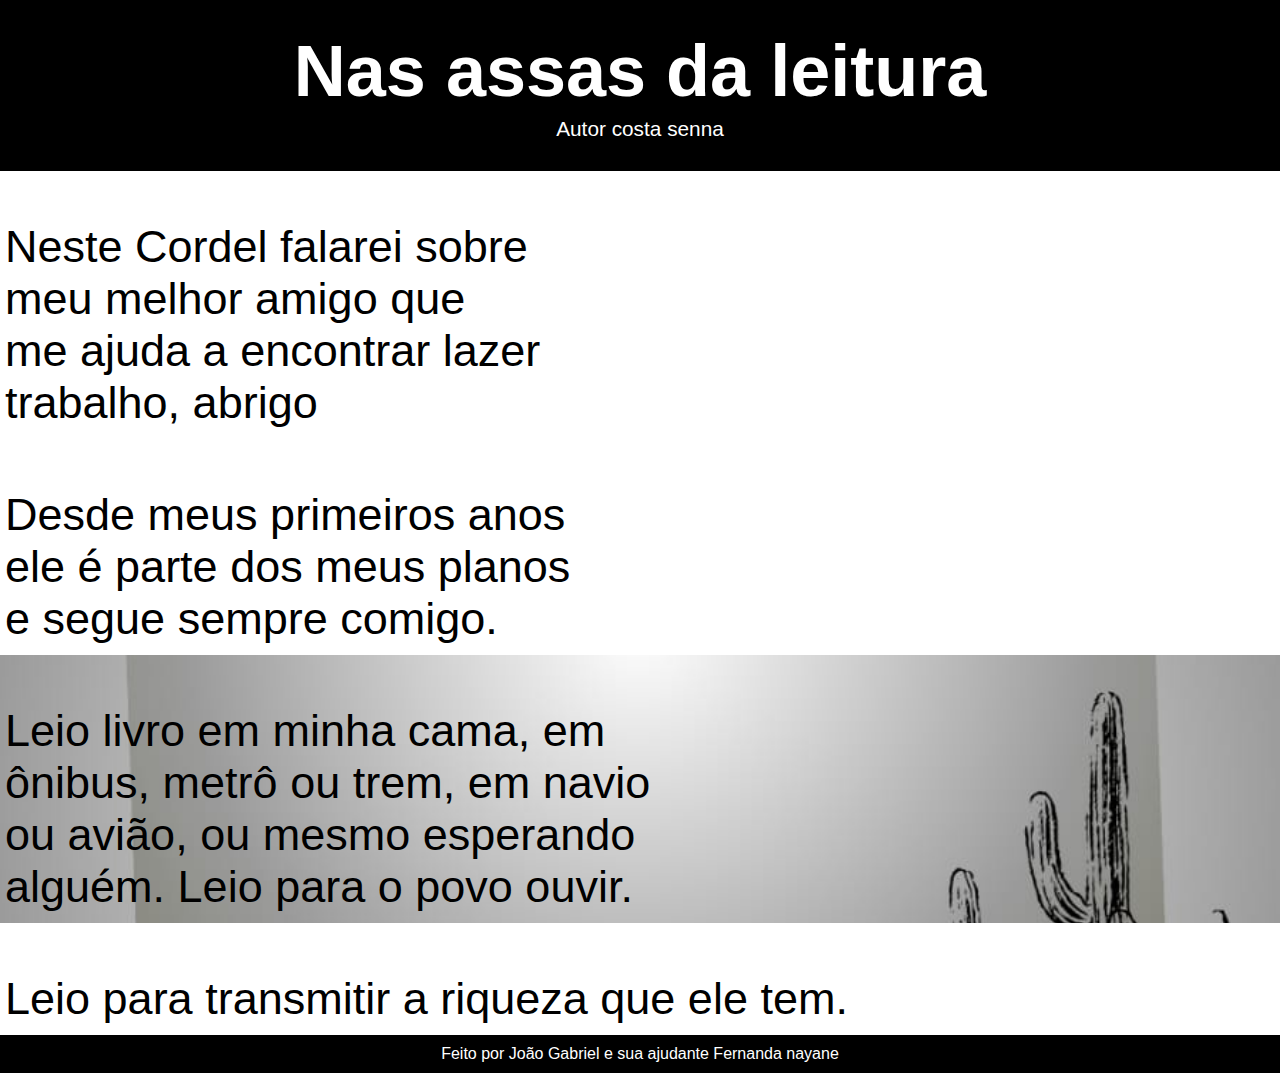
<file: desafio-teste/index.html>
<!DOCTYPE html>
<html lang="pt-br">
<head>
    <meta charset="UTF-8">
    <meta name="viewport" content="width=device-width, initial-scale=1.0">
    <title>Nas assas da leitura</title>
    <link rel="stylesheet" href="style.css">
</head>
<body>
    <header>
        <h1>Nas assas da leitura</h1>

       <nav>
           <p>Autor costa senna</p>
       </nav>
    </header>
    <main>
     <article>
        <p>
            Neste Cordel falarei sobre <br> meu melhor amigo que <br> me ajuda a encontrar lazer <br> trabalho, abrigo
        </p>

        <p>
            Desde meus primeiros anos <br> ele é parte dos meus planos  <br>e segue sempre comigo.
        </p> 
        <p id="img">
            Leio livro em minha cama, em <br> ônibus, metrô ou trem,  em navio <br> ou avião, ou mesmo esperando <br> alguém.  Leio para o povo ouvir.
        </p>
        <p>
            Leio para transmitir a riqueza que ele tem.
        </p>
     </article>
    </main>
    <footer>
     <p> Feito por João Gabriel e sua ajudante Fernanda nayane</p>
    </footer>
</body>
</html>
</file>
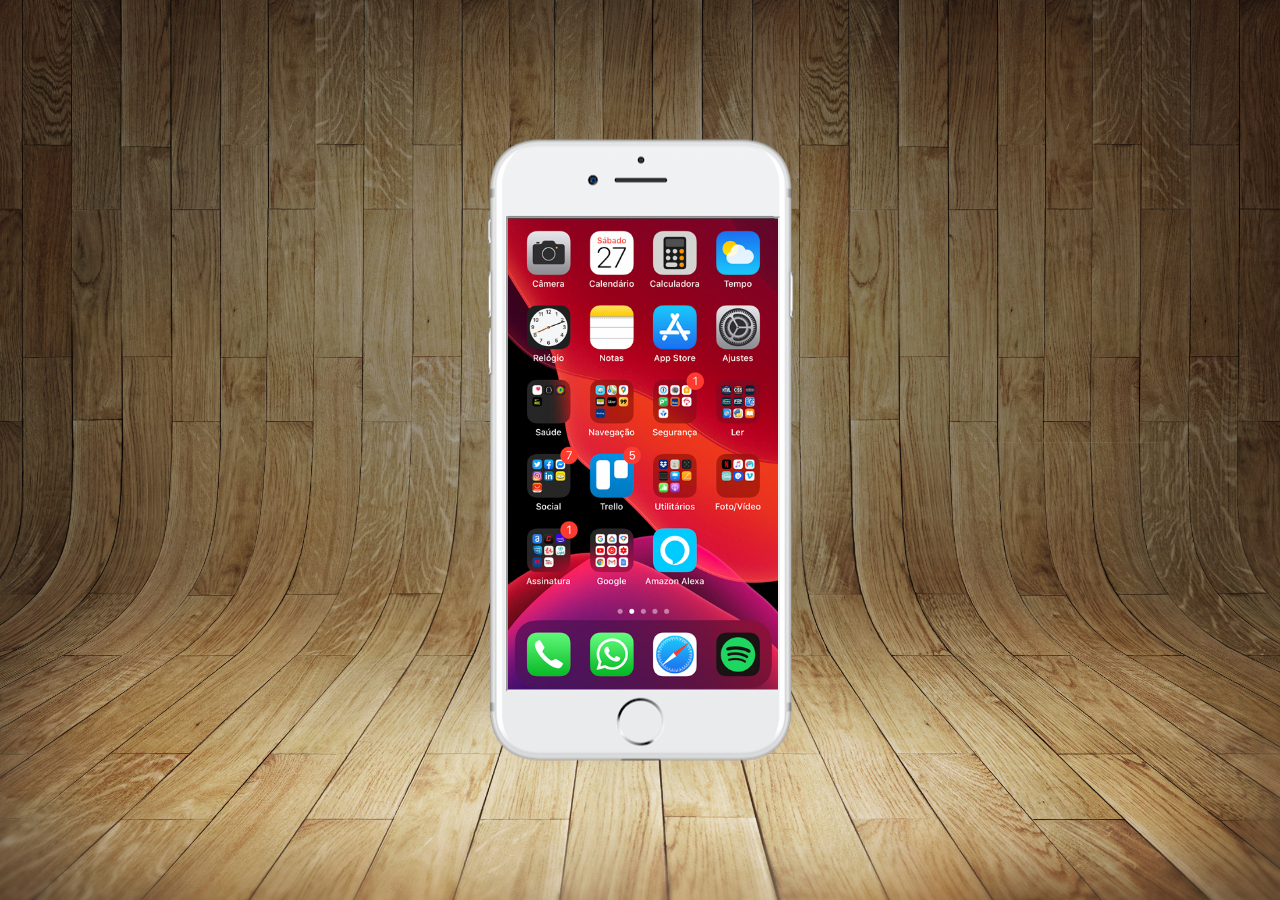
<file: desafio-15/codigo/index.html>
<!DOCTYPE html>
<html lang="pt-br">
<head>
    <meta charset="UTF-8">
    <meta name="viewport" content="width=device-width, initial-scale=1.0">
    <title>telefone social</title>
    <link rel="shortcut icon" href="../pacote-d013/favicon.ico" type="image/x-icon">
    <link rel="stylesheet" href="style.css">
</head>
<body>
    <main>
        <section id="telefone">
        <iframe src="home.html" name="iframe" id="tela">

        </iframe>
        </section>

        <section id="redessociais">

        </section>
    </main>
</body>
</html>
</file>
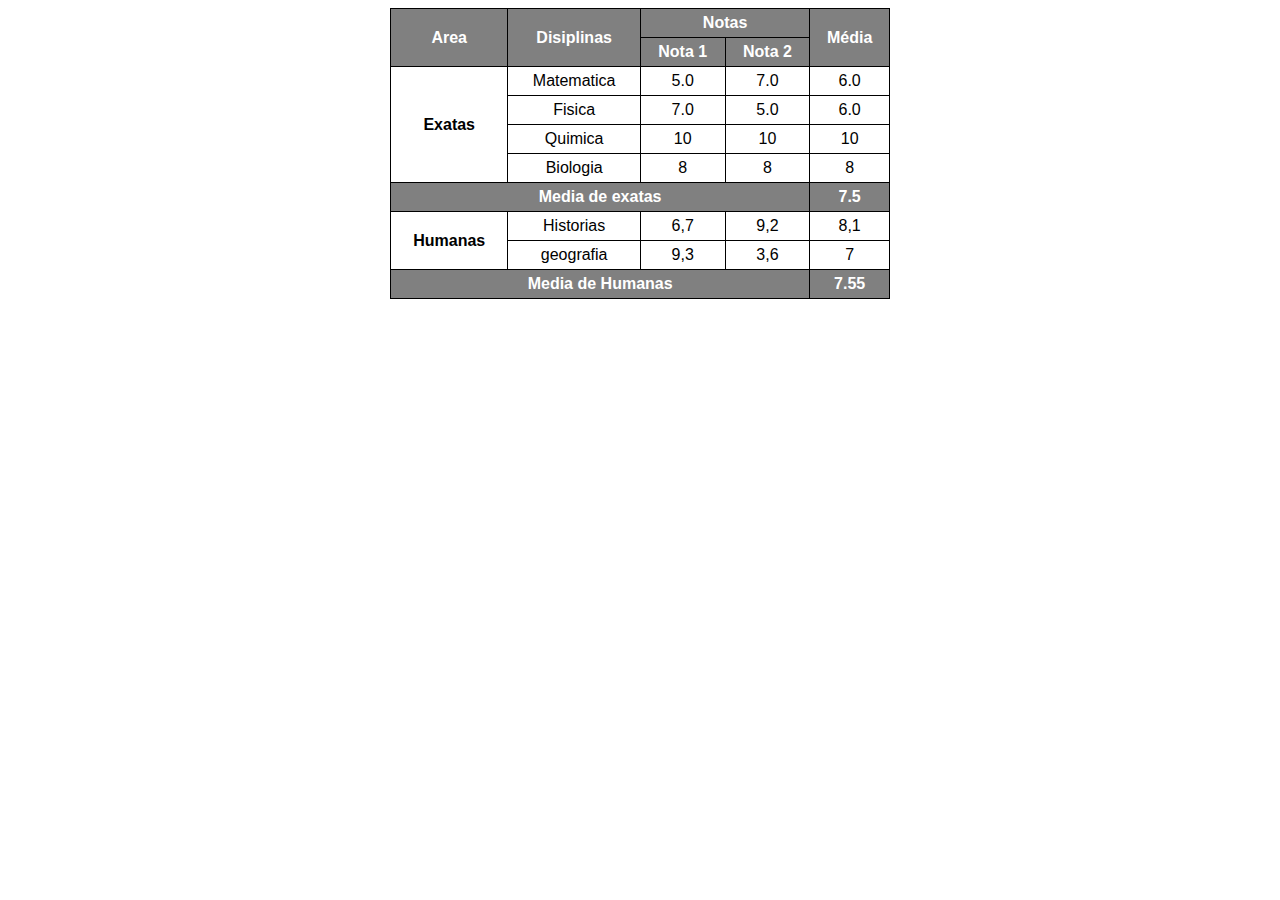
<file: desafio-14/tabela-desafio.html>
<!DOCTYPE html>
<html lang="pt-br">
<head>
    <meta charset="UTF-8">
    <meta name="viewport" content="width=device-width, initial-scale=1.0">
    <title>Tabela</title>
    <link rel="stylesheet" href="style.css">
</head>
<body>
    <table>
        <thead>
          <tr>
              <th class="principais" rowspan="2">Area</th>
              <th class="principais" rowspan="2">Disiplinas</th>
              <th class="principais" colspan="2">Notas</th>
              <th class="principais" rowspan="2">Média</th>
          </tr>
          <tr>
            <th class="principais">Nota 1</th>
            <th class="principais">Nota 2</th>
        </tr>
        </thead>

        <tbody>
            
          <tr>
            <th rowspan="4">
                Exatas
            </th>
            <td>Matematica</td>
            <td>5.0</td>
            <td>7.0</td>
            <td>6.0</td>
          </tr>

          <tr>
            <td>Fisica</td>
            <td>7.0</td>
            <td>5.0</td>
            <td>6.0</td>
          </tr>

          <tr>
            <td>Quimica</td>
            <td>10</td>
            <td>10</td>
            <td>10</td>
          </tr>
          
          <tr>
            <td>Biologia</td>
            <td>8</td>
            <td>8</td>
            <td>8</td>
          </tr>

          <tr>
            <th class="principais" colspan="4">  Media de exatas</th>

            <th class="principais">7.5</th>
          </tr>
         
        <tr>
            <th rowspan="2">Humanas</th>
            <td>Historias</td>
            <td>6,7</td>
            <td>9,2</td>
            <td>8,1</td>
        </tr>
        <tr>
            <td>geografia</td>
            <td>9,3</td>
            <td>3,6</td>
            <td>7</td>
        </tr>

        <tr>
            <th class="principais" colspan="4">  Media de Humanas</th>

            <th class="principais">7.55</th>
          </tr>
    
    </tbody>
    </table>
</body>
</html>
</file>
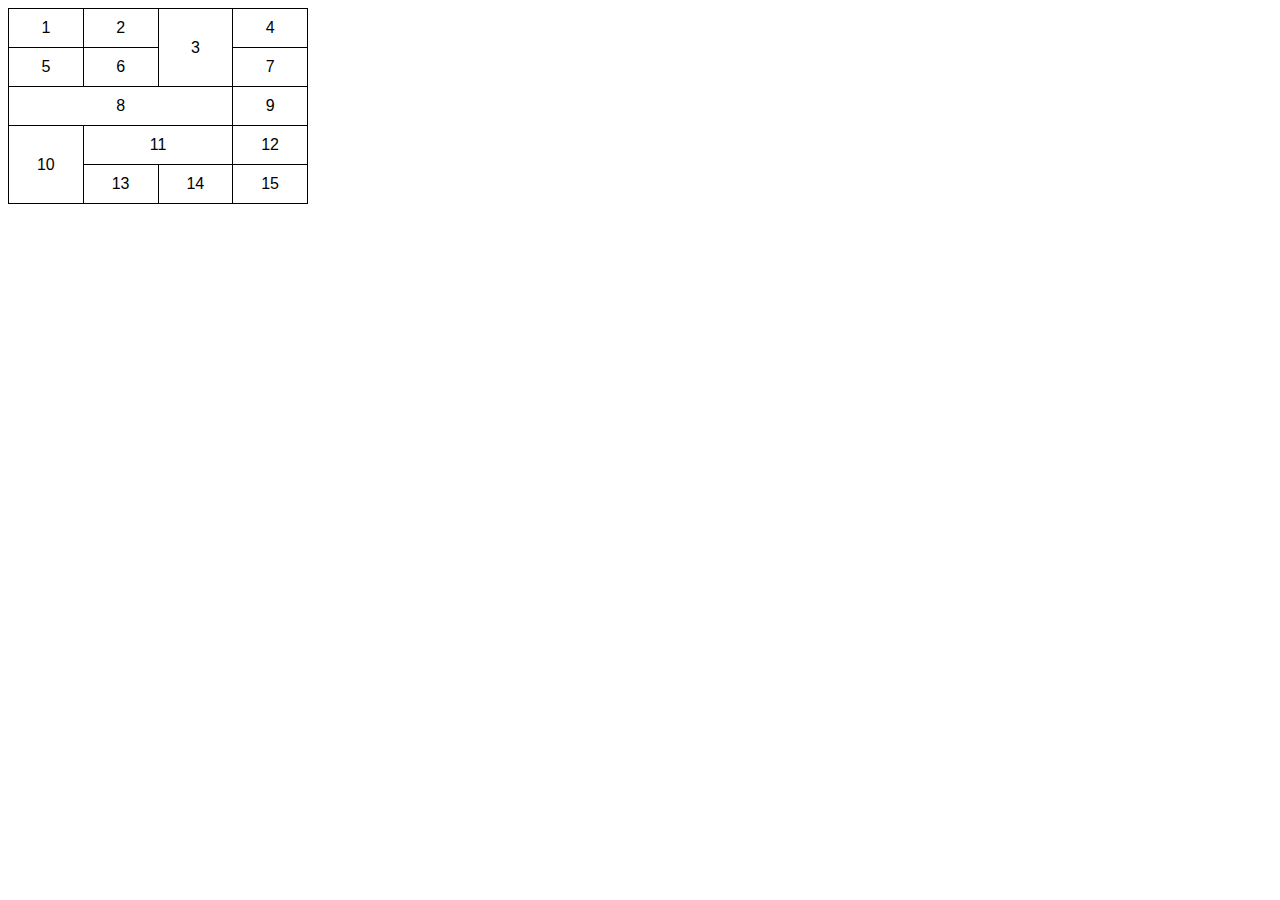
<file: desafios-13/tabela1.html>
<!DOCTYPE html>
<html lang="pt-br">
<head>
    <meta charset="UTF-8">
    <meta name="viewport" content="width=device-width, initial-scale=1.0">
    <title>tabela 1</title>
    <style>
        body{
            font-family: Arial, Helvetica, sans-serif;
        }
        table{
            width: 300px;
            border-collapse: collapse;
            
            text-align: center;
            
        }
        table tr{

        }
        table td{
            padding: 10px;
            border: 1px solid black;
        }
    </style>
</head>
<body>
    <table>
        <tr>
            <td>1</td>
            <td>2</td>
            <td rowspan="2">3</td>
            <td>4</td>
        </tr>
        <tr>
            <td>5</td>
            <td>6</td>
            <td>7</td>
            
        </tr>
        <tr>
            <td colspan="3">8</td>
            <td>9</td>
            
        </tr>
        <tr>
            <td rowspan="2">10</td>
            <td colspan="2">11</td>
            <td>12</td>
            
        </tr>
        <tr>
            <td>13</td>
            <td>14</td>
            <td>15</td>
        </tr>
    </table>
</body>
</html>
</file>
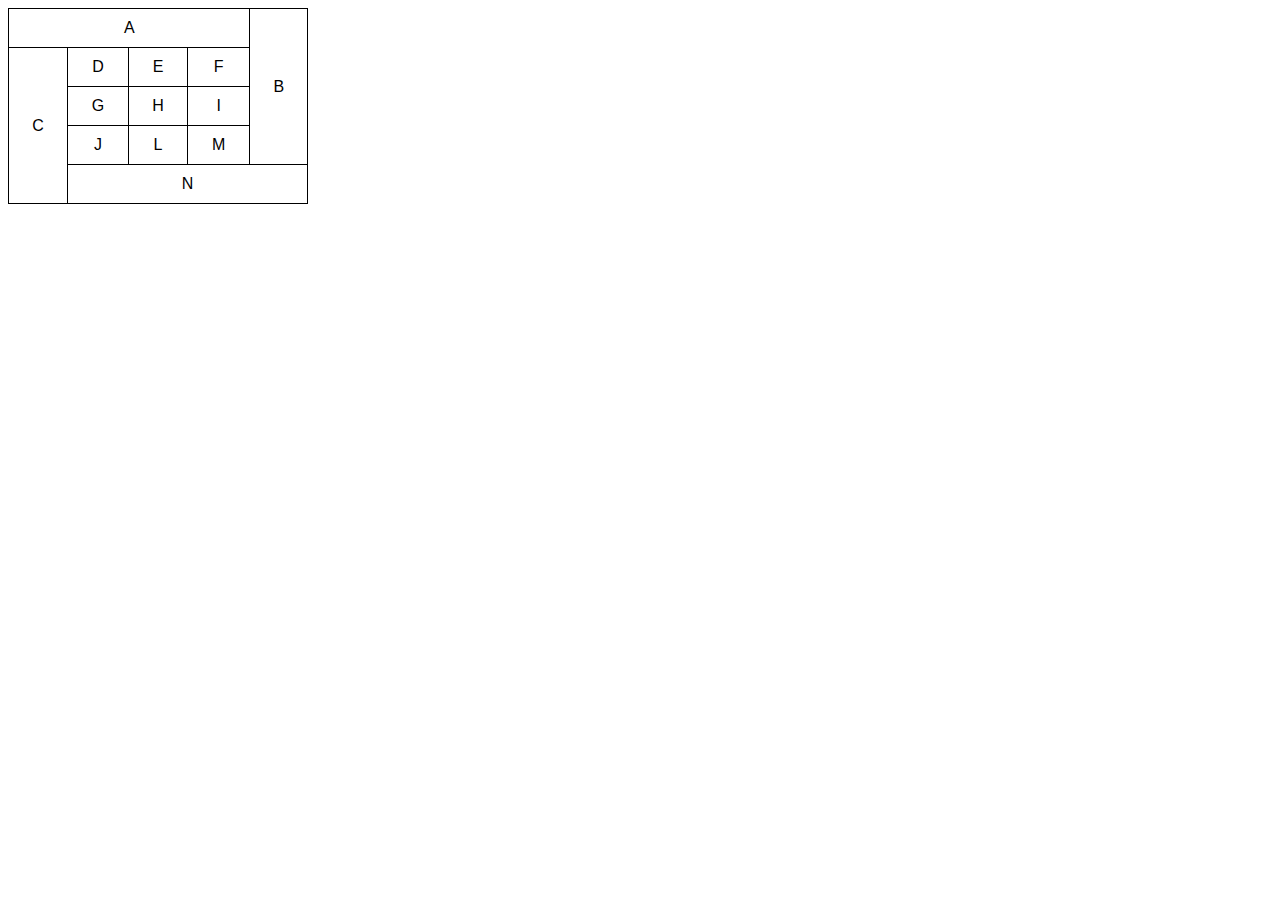
<file: desafios-13/tabela2.html>
<!DOCTYPE html>
<html lang="pt-br">
<head>
    <meta charset="UTF-8">
    <meta name="viewport" content="width=device-width, initial-scale=1.0">
    <title>Tabela2</title>
    <style>
        body{
            font-family: Arial, Helvetica, sans-serif;
            text-align: center;
        }
        table{
            width: 300px;
            border-collapse: collapse;
        }
        table td{
            padding: 10px;
            border: 1px solid black;
        }
    </style>
</head>
<body>
    <table>
        
        <tr>
            <td colspan="4">A</td>
           <td rowspan="4">B</td>
        </tr>
        <tr>
            <td rowspan="4">C</td>
            
            <td>D</td>
            <td>E</td>
            <td>F</td>
        </tr>
        <tr>
            
           <td>G</td>
           <td>H</td>
           <td>I</td>
           
           
        </tr>
        <tr>
            
            <td>J</td>
            <td>L</td>
            <td>M</td>
         </tr>
         <tr>
            <td colspan="4">N</td>
         </tr>
    </table>
</body>
</html>
</file>
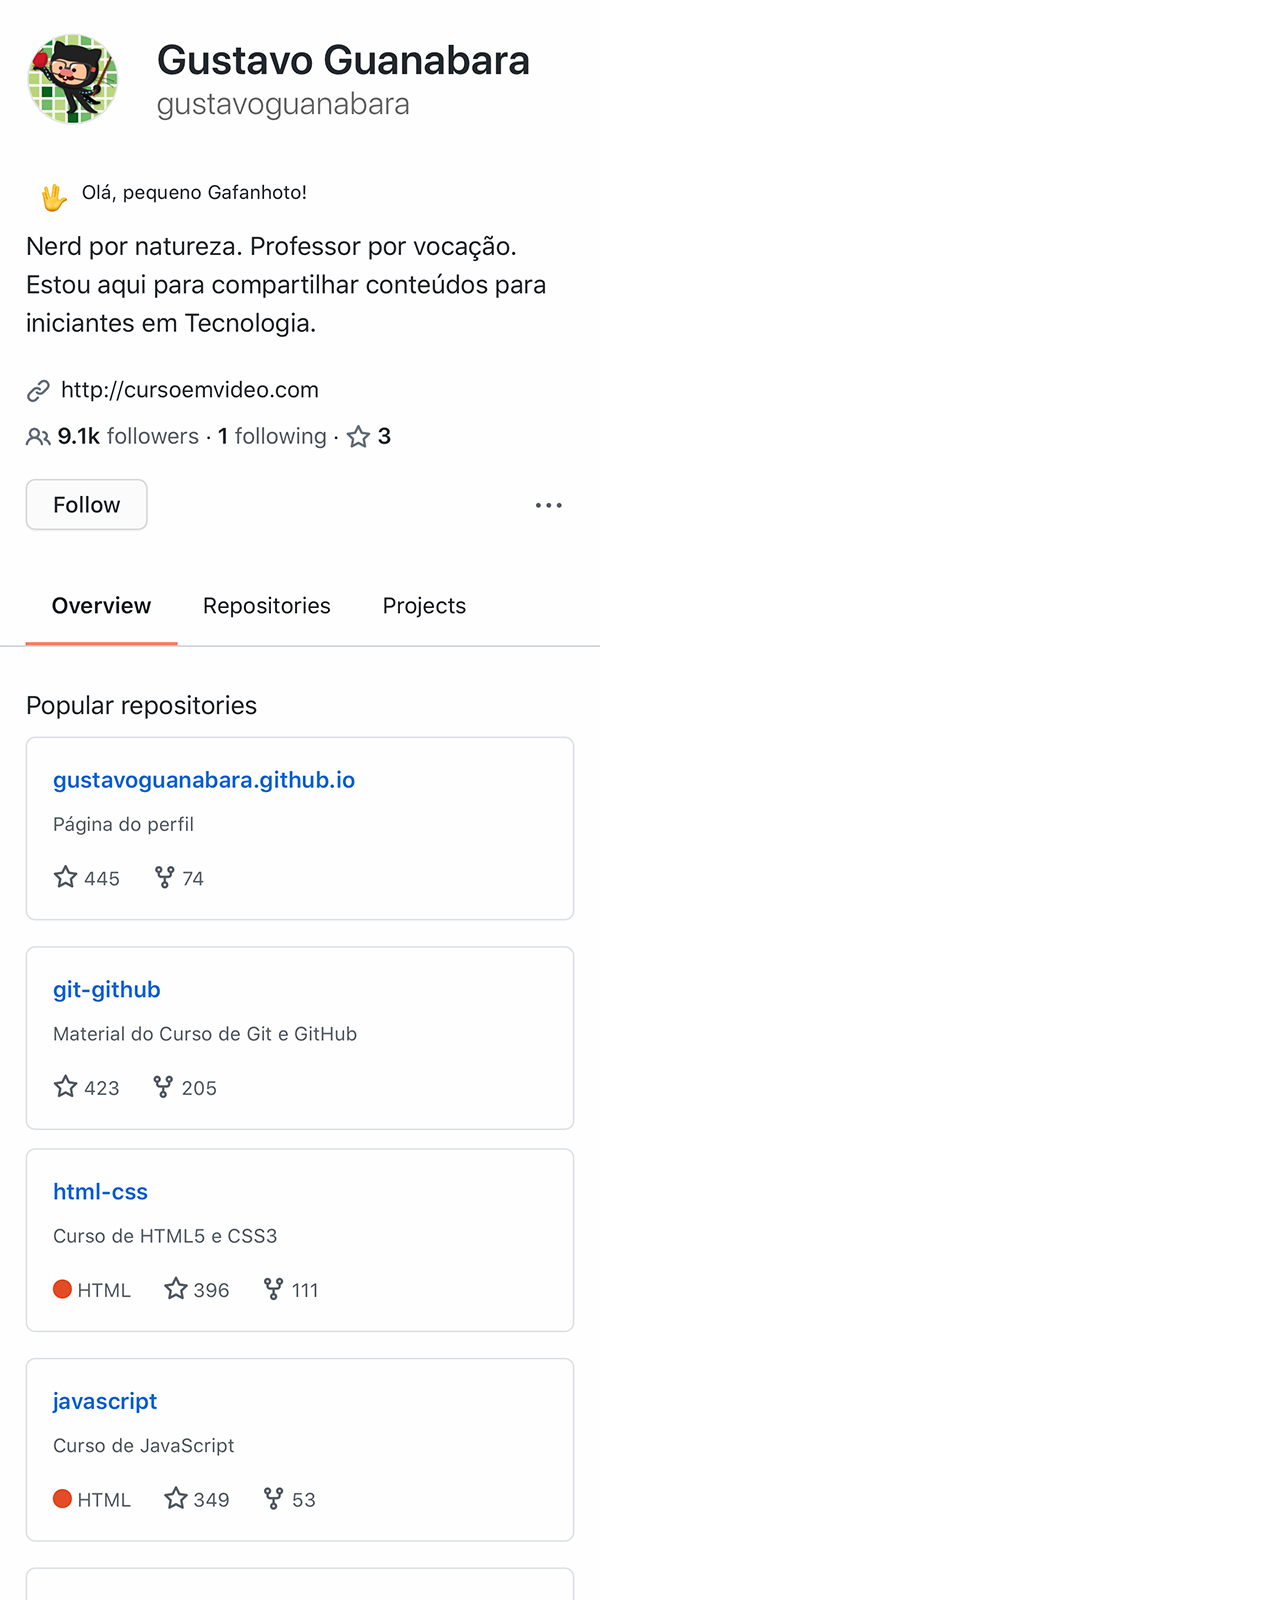
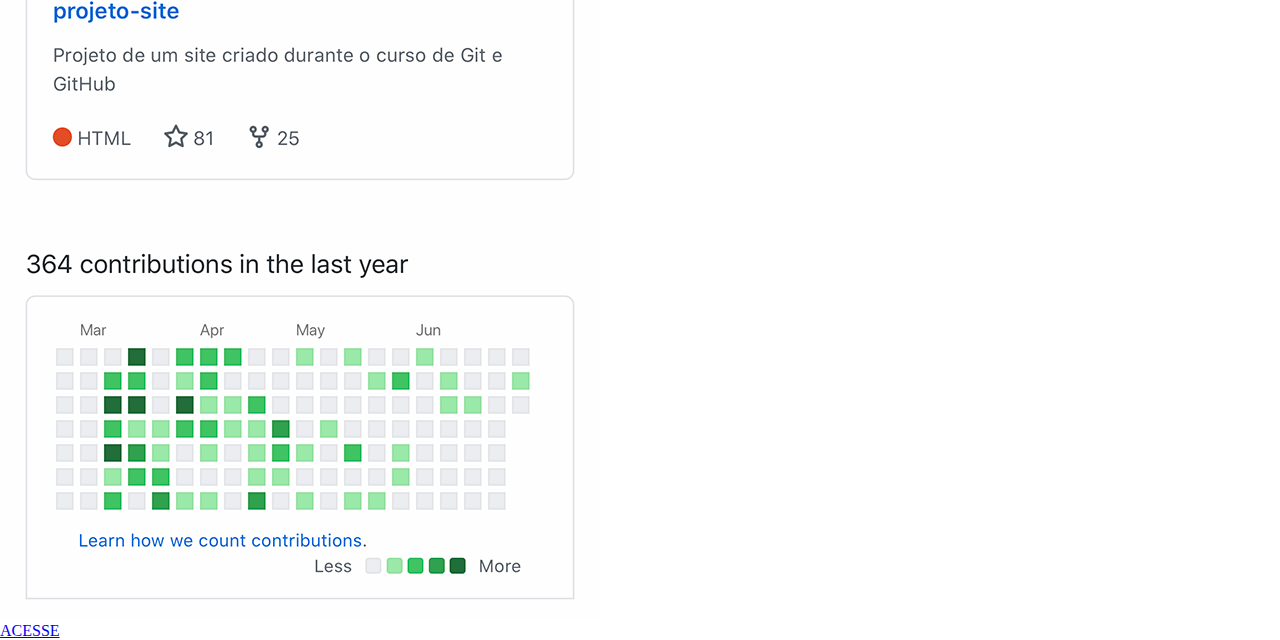
<file: desafio-15/codigo/github.html>
<!DOCTYPE html>
<html lang="pt-br">
<head>
    <meta charset="UTF-8">
    <meta name="viewport" content="width=device-width, initial-scale=1.0">
    <title>Document</title>

    <style>

 *{
    margin: 0px;
    padding: 0px;    
}
img{

}

a{
 display: block;
 
}
</style>
</head>
<body>
    <img src="../pacote-d013/imagens/tela-github.jpg">

    <a href="https://github.com/gustavoguanabara" target="_blank">ACESSE</a>
</body>
</html>
</file>
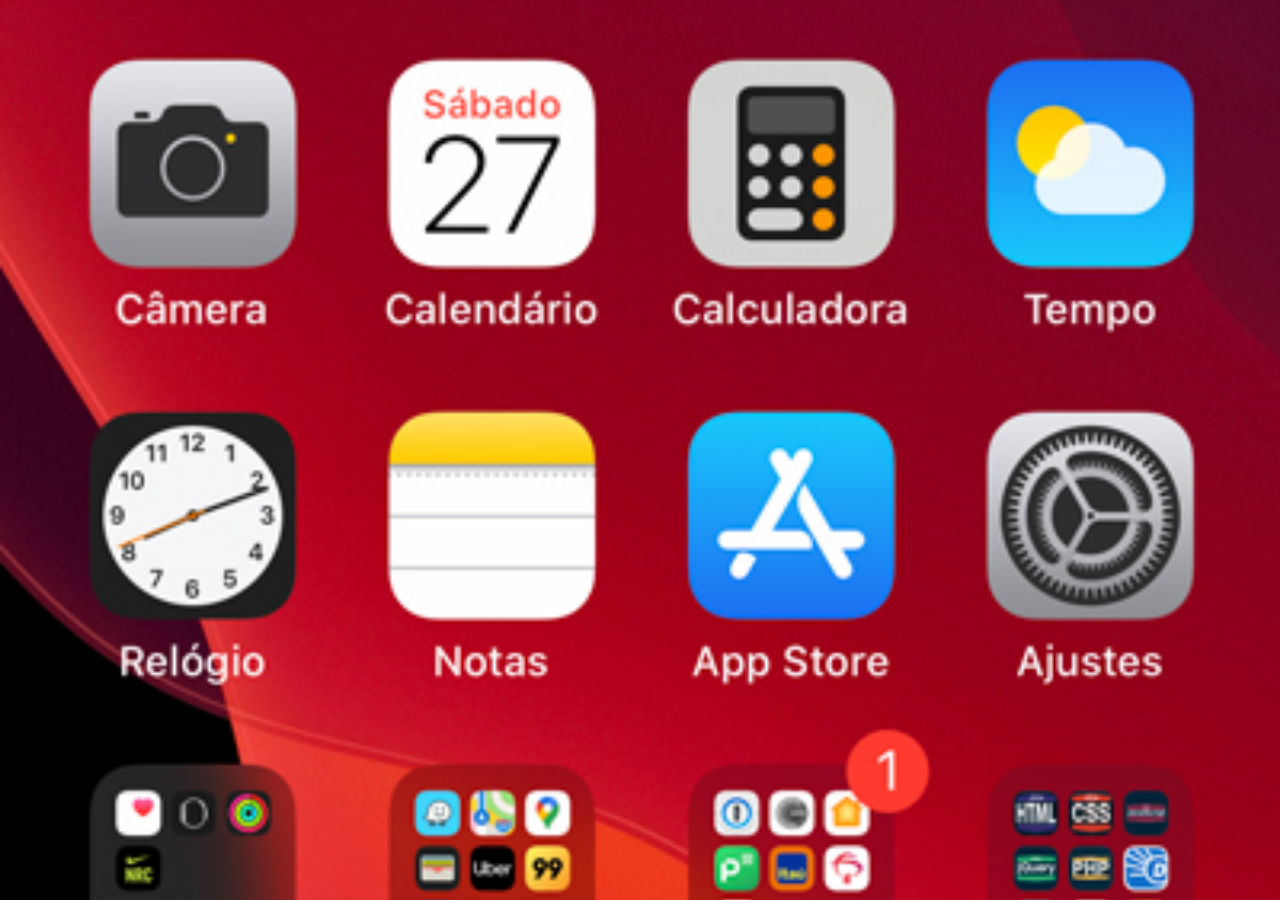
<file: desafio-15/codigo/home.html>
<!DOCTYPE html>
<html lang="pt-br">
<head>
    <meta charset="UTF-8">
    <meta name="viewport" content="width=device-width, initial-scale=1.0">
    <title>Home</title>
    <link rel="shortcut icon" href="../pacote-d013/favicon.ico" type="image/x-icon">
    <style>
        *{
            margin: 0px;
            padding: 0px;
        }
        body{
            height: 100vh;
            width: 100vw;
            background: black url('../pacote-d013/imagens/tela-home.jpg');
            background-size: cover;
        }
    </style>
</head>
<body>
    
</body>
</html>
</file>
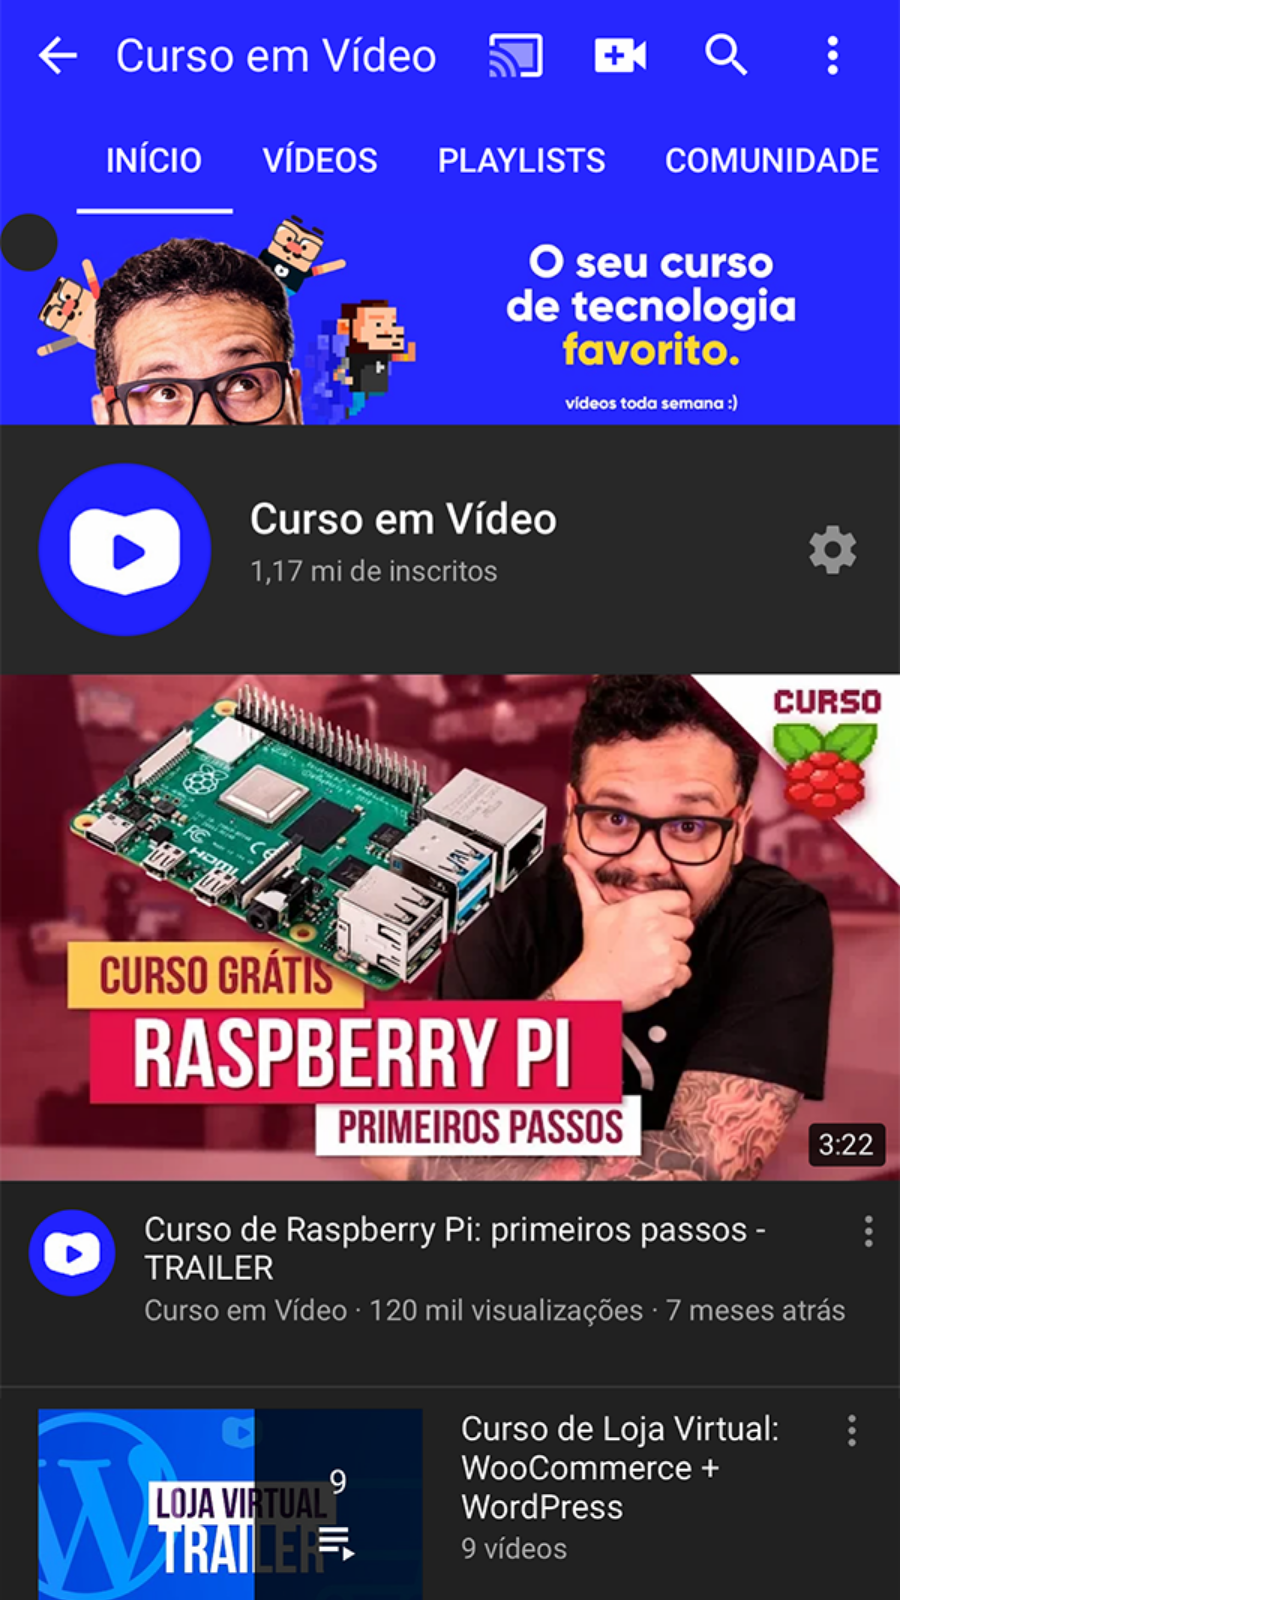
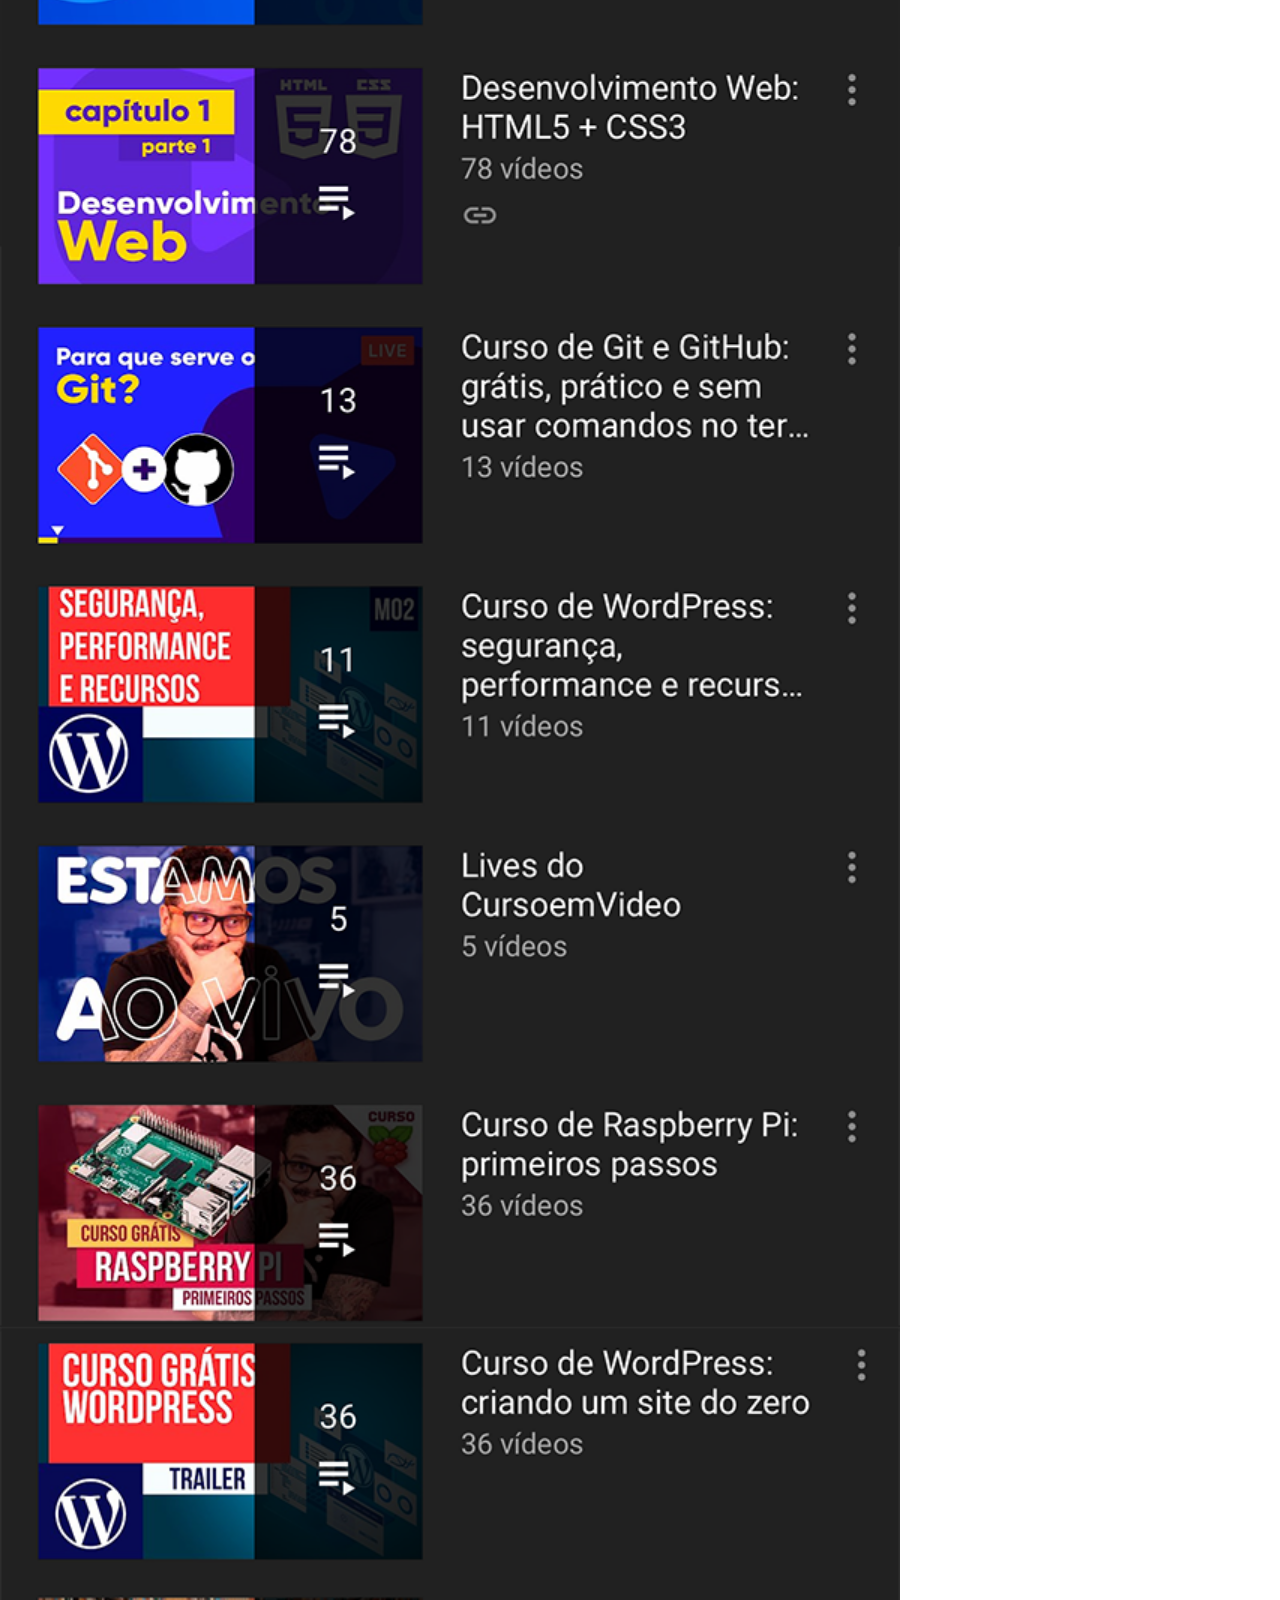
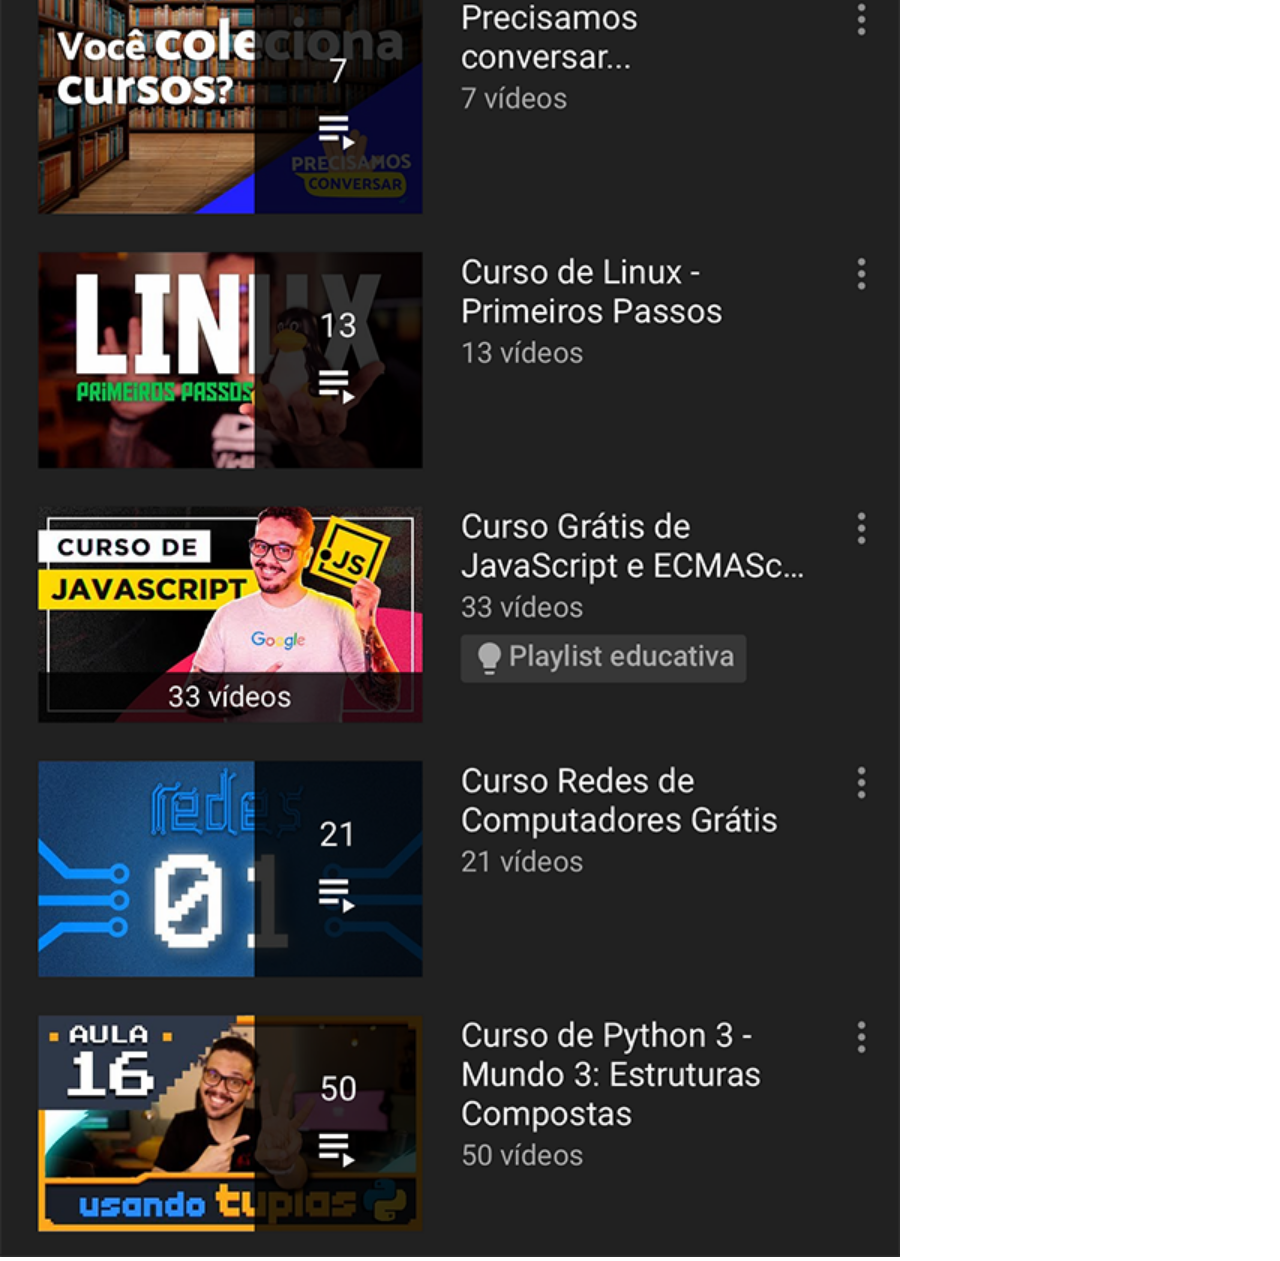
<file: desafio-15/codigo/youtube.html>
<!DOCTYPE html>
<html lang="pt-br">
<head>
    <meta charset="UTF-8">
    <meta name="viewport" content="width=device-width, initial-scale=1.0">
    <title>Youtube</title>
    
    <link rel="stylesheet" href="conf.css">
</head>
<body>
    <img src="../pacote-d013/imagens/tela-youtube.png" alt="">
</body>
</html>
</file>
<file: desafio-teste/style.css>
@charset "UTF-8";

*{
    margin: 0px;
    padding: 0px;
}
body{
    font-family: Arial, Helvetica, sans-serif;
    background-color: white;
    min-height: 100vh;
}
header{
    
    padding: 30px;
    background-color: black;
    color: white;
    text-align: center;
}
header h1{
    font-size: 8vh;
}
nav p{
    padding-top: 5px;
    font-size: 1.3em;
}
main{

}
main p{
   font-size: 5vh;
   padding-top: 50px;
   padding-bottom: 10px;
   padding-left: 5px;
}
main p#img{
    background-color: rgba(0, 0, 0, 0.375);
}
#img{
    background-image: url(imaguens/imaguens\ de\ funfo.jpg);
    background-position: right center;
    background-size: cover;
}
footer{
    padding: 10px;
    text-align: center;
    background-color: black;
    color: white;
}
</file>
<file: desafio-15/codigo/style.css>
@charset "UTF-8";

*{
    margin: 0px;
    padding: 0px;
}
html, body{
    height: 100vh;
    width: 100vw; 
}

body{
    background: url(../pacote-d013/imagens/fundo-madeira.jpg) no-repeat top center;
    background-size: cover;
    background-attachment: fixed;
}

main{
    position: relative;
    height: 100vh;
}

#telefone{
position: absolute;
top: 50%;
left: 50%;
transform: translate(-50%, -50%);

 height: 627px;
 width: 310px;
 background: url(../pacote-d013/imagens/frame-iphone.png) no-repeat;
 
}
#tela{
    position: relative;
    width: 270px;
    height:471px;
    top: 80px;
    left: 21px;
}
#redessociais{
border-radius: 5px;
}
</file>
<file: desafio-14/style.css>
@charset "UTF-8";

body{
    font-family: Arial, Helvetica, sans-serif;
}
table{
    margin: auto;
    width: 500px;
    text-align: center;
    border-collapse: collapse;
}
table th, td{
    padding: 5px;
    border: 1px solid black;
}
th.principais{
    background-color: gray;
    color: white;
}
</file>
<file: desafio-15/codigo/conf.css>
@charset "UTF-8";

*{
    margin: 0px;
    padding: 0px;
    font-family: Arial, Helvetica, sans-serif;
}
::-webkit-scrollbar{
    width: 0px;
    padding: 0px;
}
img{
    width: 100vh;
}
</file>
